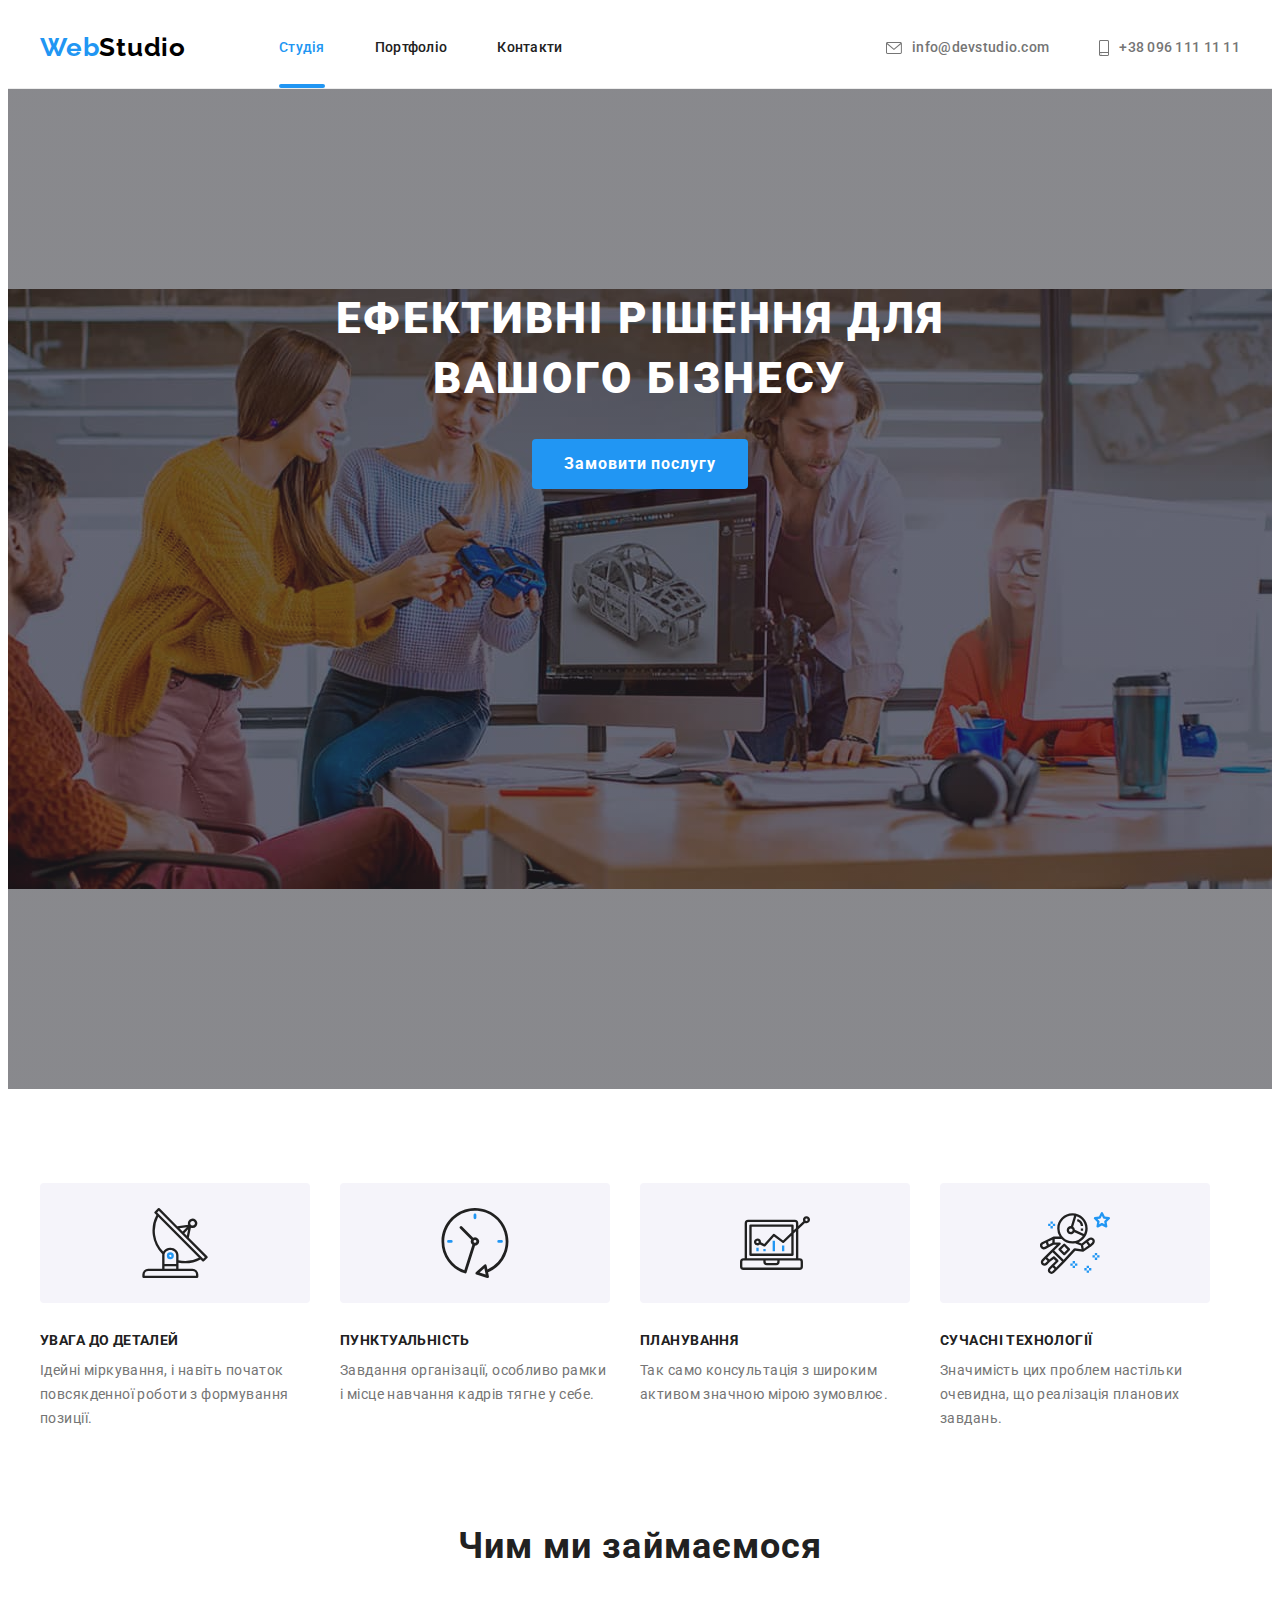
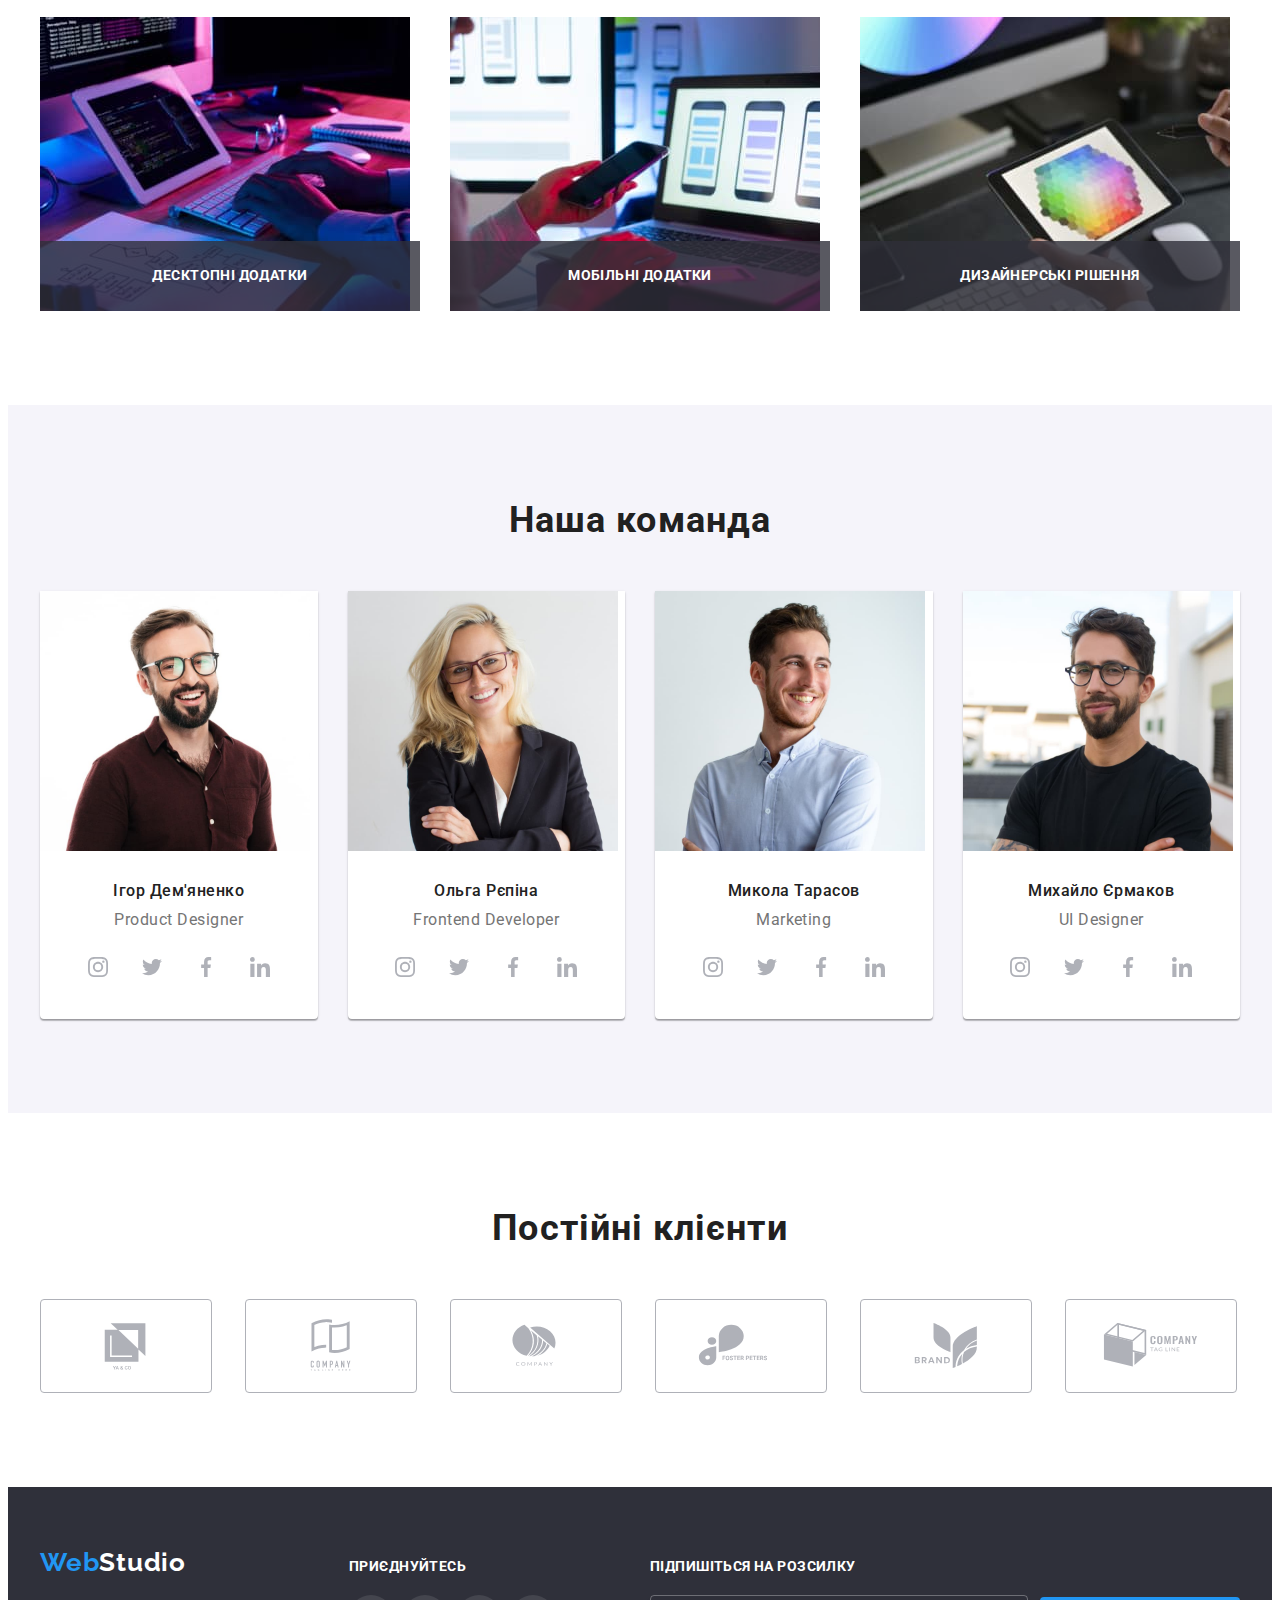
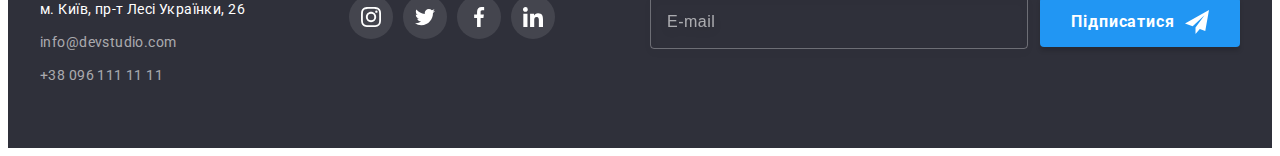
<file: index.html>
<!DOCTYPE html>
<html lang="uk">
  <head>
    <meta charset="UTF-8" />
    <meta http-equiv="X-UA-Compatible" content="IE=edge" />
    <meta name="viewport" content="width=device-width, initial-scale=1.0" />
    <title>Document</title>
    <!-- Fonts -->
    <link rel="preconnect" href="https://fonts.googleapis.com" />
    <link rel="preconnect" href="https://fonts.gstatic.com" crossorigin />
    <link
      href="https://fonts.googleapis.com/css2?family=Raleway:wght@700&family=Roboto:wght@400;500;700;900&display=swap"
      rel="stylesheet"
    />
    <!-- Modern normalize -->
    <link
      rel="stylesheet"
      href="https://cdnjs.cloudflare.com/ajax/libs/modern-normalize/1.1.0/modern-normalize.min.css"
      integrity="sha512-wpPYUAdjBVSE4KJnH1VR1HeZfpl1ub8YT/NKx4PuQ5NmX2tKuGu6U/JRp5y+Y8XG2tV+wKQpNHVUX03MfMFn9Q=="
      crossorigin="anonymous"
      referrerpolicy="no-referrer"
    />
    <!-- Custom styles -->
    <link rel="stylesheet" href="./css/styles.css" />
  </head>
  <body>
    <header class="top-line">
      <div class="container top">
        <nav>
          <div class="top-top">
            <a class="logo link" href="./index.html"
              ><span class="logo-part">Web</span>Studio</a
            >
            <ul class="list top-nav">
              <li class="item">
                <a class="link nav-link current" href="./index.html">Студія</a>
              </li>
              <li class="item">
                <a class="link nav-link" href="./portfolio.html">Портфоліо</a>
              </li>
              <li class="item">
                <a class="link nav-link" href="">Контакти</a>
              </li>
            </ul>
          </div>
        </nav>
        <ul class="list top-contacts">
          <li class="item">
            <a class="link contact-link" href="mailto:info@devstudio.com"
              ><svg class="icon-contacts" width="16" height="12">
                <use href="./images/icons.svg#icon-envelope"></use>
              </svg>
              info@devstudio.com</a
            >
          </li>
          <li class="item">
            <a class="link contact-link" href="tel:+380961111111"
              ><svg class="icon-contacts" width="10" height="16">
                <use href="./images/icons.svg#icon-smartphone"></use>
              </svg>
              +38 096 111 11 11</a
            >
          </li>
        </ul>
      </div>
    </header>
    <main>
      <section class="hero overlay">
        <div class="container">
          <h1 class="hero-title">Ефективні рішення для вашого бізнесу</h1>
          <button data-modal-open class="btn" type="button">
            Замовити послугу
          </button>
        </div>
      </section>
      <section class="section section-advantages">
        <div class="container">
          <h2 class="visually-hidden">Переваги</h2>
          <ul class="list advantages">
            <li class="item-advantages">
              <div class="for-icon-advantages">
                <svg class="icon-advantages" width="70" height="70">
                  <use href="./images/icons.svg#icon-antenna"></use>
                </svg>
              </div>
              <h3 class="advantages-title">УВАГА ДО ДЕТАЛЕЙ</h3>
              <p class="advantages-text">
                Ідейні міркування, і навіть початок повсякденної роботи з
                формування позиції.
              </p>
            </li>
            <li class="item-advantages">
              <div class="for-icon-advantages">
                <svg class="icon-advantages" width="70" height="70">
                  <use href="./images/icons.svg#icon-clock"></use>
                </svg>
              </div>
              <h3 class="advantages-title">ПУНКТУАЛЬНІСТЬ</h3>
              <p class="advantages-text">
                Завдання організації, особливо рамки і місце навчання кадрів
                тягне у себе.
              </p>
            </li>
            <li class="item-advantages">
              <div class="for-icon-advantages">
                <svg class="icon-advantages" width="70" height="70">
                  <use href="./images/icons.svg#icon-diagram"></use>
                </svg>
              </div>
              <h3 class="advantages-title">ПЛАНУВАННЯ</h3>
              <p class="advantages-text">
                Так само консультація з широким активом значною мірою зумовлює.
              </p>
            </li>
            <li class="item-advantages">
              <div class="for-icon-advantages">
                <svg class="icon-advantages" width="70" height="70">
                  <use href="./images/icons.svg#icon-astronaut"></use>
                </svg>
              </div>
              <h3 class="advantages-title">СУЧАСНІ ТЕХНОЛОГІЇ</h3>
              <p class="advantages-text">
                Значимість цих проблем настільки очевидна, що реалізація
                планових завдань.
              </p>
            </li>
          </ul>
        </div>
      </section>
      <section class="section">
        <div class="container">
          <h2 class="section-title">Чим ми займаємося</h2>
          <ul class="list list-doing">
            <li class="item-doing">
              <img
                src="./images/box-1.jpg"
                alt="Працюємо з комп'ютером"
                width="370"
              />
              <div class="doing-name">
                <p class="doing-text">Десктопні додатки</p>
              </div>
            </li>
            <li class="item-doing">
              <img
                src="./images/box-2.jpg"
                alt="Працюємо з телефоном"
                width="370"
              />
              <div class="doing-name">
                <p class="doing-text">Мобільні додатки</p>
              </div>
            </li>
            <li class="item-doing">
              <img
                src="./images/box-3.jpg"
                alt="Працюємо з планшетом"
                width="370"
              />
              <div class="doing-name">
                <p class="doing-text">Дизайнерські рішення</p>
              </div>
            </li>
          </ul>
        </div>
      </section>
      <section class="team section">
        <div class="container">
          <h2 class="section-title">Наша команда</h2>
          <ul class="list team-list">
            <li class="team-item">
              <img src="./images/igor.jpg" alt="Ігор" width="270" />
              <div class="description-member">
                <h3 class="team-member">Ігор Дем'яненко</h3>
                <p lang="en" class="team-member-position">Product Designer</p>
                <ul class="list social-links">
                  <li>
                    <a
                      class="link link-social"
                      href="https://instagram.com"
                      target="_blank"
                      rel="noopener noreferrer"
                      aria-label="Instagram"
                      ><svg class="icon-social-links" width="20" height="20">
                        <use href="./images/icons.svg#icon-instagram"></use>
                      </svg>
                    </a>
                  </li>
                  <li>
                    <a
                      class="link link-social"
                      href="https://twitter.com"
                      target="_blank"
                      rel="noopener noreferrer"
                      aria-label="Twitter"
                      ><svg class="icon-social-links" width="20" height="20">
                        <use href="./images/icons.svg#icon-twitter"></use>
                      </svg>
                    </a>
                  </li>
                  <li>
                    <a
                      class="link link-social"
                      href="https://facebook.com"
                      target="_blank"
                      rel="noopener noreferrer"
                      aria-label="Facebook"
                      ><svg class="icon-social-links" width="20" height="20">
                        <use href="./images/icons.svg#icon-facebook"></use>
                      </svg>
                    </a>
                  </li>
                  <li>
                    <a
                      class="link link-social"
                      href="https://linkedin.com"
                      target="_blank"
                      rel="noopener noreferrer"
                      aria-label="Linkedin"
                      ><svg class="icon-social-links" width="20" height="20">
                        <use href="./images/icons.svg#icon-linkedin"></use>
                      </svg>
                    </a>
                  </li>
                </ul>
              </div>
            </li>
            <li class="team-item">
              <img src="./images/olga.jpg" alt="Ольга" width="270" />
              <div class="description-member">
                <h3 class="team-member">Ольга Рєпіна</h3>
                <p lang="en" class="team-member-position">Frontend Developer</p>
                <ul class="list social-links">
                  <li>
                    <a
                      class="link link-social"
                      href="https://instagram.com"
                      target="_blank"
                      rel="noopener noreferrer"
                      aria-label="Instagram"
                      ><svg class="icon-social-links" width="20" height="20">
                        <use href="./images/icons.svg#icon-instagram"></use>
                      </svg>
                    </a>
                  </li>
                  <li>
                    <a
                      class="link link-social"
                      href="https://twitter.com"
                      target="_blank"
                      rel="noopener noreferrer"
                      aria-label="Twitter"
                      ><svg class="icon-social-links" width="20" height="20">
                        <use href="./images/icons.svg#icon-twitter"></use>
                      </svg>
                    </a>
                  </li>
                  <li>
                    <a
                      class="link link-social"
                      href="https://facebook.com"
                      target="_blank"
                      rel="noopener noreferrer"
                      aria-label="Facebook"
                      ><svg class="icon-social-links" width="20" height="20">
                        <use href="./images/icons.svg#icon-facebook"></use>
                      </svg>
                    </a>
                  </li>
                  <li>
                    <a
                      class="link link-social"
                      href="https://linkedin.com"
                      target="_blank"
                      rel="noopener noreferrer"
                      aria-label="Linkedin"
                      ><svg class="icon-social-links" width="20" height="20">
                        <use href="./images/icons.svg#icon-linkedin"></use>
                      </svg>
                    </a>
                  </li>
                </ul>
              </div>
            </li>
            <li class="team-item">
              <img src="./images/mykola.jpg" alt="Микола" width="270" />
              <div class="description-member">
                <h3 class="team-member">Микола Тарасов</h3>
                <p lang="en" class="team-member-position">Marketing</p>
                <ul class="list social-links">
                  <li>
                    <a
                      class="link link-social"
                      href="https://instagram.com"
                      target="_blank"
                      rel="noopener noreferrer"
                      aria-label="Instagram"
                      ><svg class="icon-social-links" width="20" height="20">
                        <use href="./images/icons.svg#icon-instagram"></use>
                      </svg>
                    </a>
                  </li>
                  <li>
                    <a
                      class="link link-social"
                      href="https://twitter.com"
                      target="_blank"
                      rel="noopener noreferrer"
                      aria-label="Twitter"
                      ><svg class="icon-social-links" width="20" height="20">
                        <use href="./images/icons.svg#icon-twitter"></use>
                      </svg>
                    </a>
                  </li>
                  <li>
                    <a
                      class="link link-social"
                      href="https://facebook.com"
                      target="_blank"
                      rel="noopener noreferrer"
                      aria-label="Facebook"
                      ><svg class="icon-social-links" width="20" height="20">
                        <use href="./images/icons.svg#icon-facebook"></use>
                      </svg>
                    </a>
                  </li>
                  <li>
                    <a
                      class="link link-social"
                      href="https://linkedin.com"
                      target="_blank"
                      rel="noopener noreferrer"
                      aria-label="Linkedin"
                      ><svg class="icon-social-links" width="20" height="20">
                        <use href="./images/icons.svg#icon-linkedin"></use>
                      </svg>
                    </a>
                  </li>
                </ul>
              </div>
            </li>
            <li class="team-item">
              <img src="./images/mikhailo.jpg" alt="Михайло" width="270" />
              <div class="description-member">
                <h3 class="team-member">Михайло Єрмаков</h3>
                <p lang="en" class="team-member-position">UI Designer</p>
                <ul class="list social-links">
                  <li>
                    <a
                      class="link link-social"
                      href="https://instagram.com"
                      target="_blank"
                      rel="noopener noreferrer"
                      aria-label="Instagram"
                      ><svg class="icon-social-links" width="20" height="20">
                        <use href="./images/icons.svg#icon-instagram"></use>
                      </svg>
                    </a>
                  </li>
                  <li>
                    <a
                      class="link link-social"
                      href="https://twitter.com"
                      target="_blank"
                      rel="noopener noreferrer"
                      aria-label="Twitter"
                      ><svg class="icon-social-links" width="20" height="20">
                        <use href="./images/icons.svg#icon-twitter"></use>
                      </svg>
                    </a>
                  </li>
                  <li>
                    <a
                      class="link link-social"
                      href="https://facebook.com"
                      target="_blank"
                      rel="noopener noreferrer"
                      aria-label="Facebook"
                      ><svg class="icon-social-links" width="20" height="20">
                        <use href="./images/icons.svg#icon-facebook"></use>
                      </svg>
                    </a>
                  </li>
                  <li>
                    <a
                      class="link link-social"
                      href="https://linkedin.com"
                      target="_blank"
                      rel="noopener noreferrer"
                      aria-label="Linkedin"
                      ><svg class="icon-social-links" width="20" height="20">
                        <use href="./images/icons.svg#icon-linkedin"></use>
                      </svg>
                    </a>
                  </li>
                </ul>
              </div>
            </li>
          </ul>
        </div>
      </section>
      <section class="section">
        <div class="container">
          <h2 class="section-title">Постійні клієнти</h2>
          <ul class="list clients-list">
            <li class="item-clients">
              <a class="link link-clients" href=""
                ><svg class="icon-clients" width="106" height="60">
                  <use href="./images/icons.svg#icon-Logo-1"></use>
                </svg>
              </a>
            </li>
            <li class="item-clients">
              <a class="link link-clients" href=""
                ><svg class="icon-clients" width="106" height="60">
                  <use href="./images/icons.svg#icon-Logo-2"></use>
                </svg>
              </a>
            </li>
            <li class="item-clients">
              <a class="link link-clients" href=""
                ><svg class="icon-clients" width="106" height="60">
                  <use href="./images/icons.svg#icon-Logo-3"></use>
                </svg>
              </a>
            </li>
            <li class="item-clients">
              <a class="link link-clients" href=""
                ><svg class="icon-clients" width="106" height="60">
                  <use href="./images/icons.svg#icon-Logo-4"></use>
                </svg>
              </a>
            </li>
            <li class="item-clients">
              <a class="link link-clients" href=""
                ><svg class="icon-clients" width="106" height="60">
                  <use href="./images/icons.svg#icon-Logo-5"></use>
                </svg>
              </a>
            </li>
            <li class="item-clients">
              <a class="link link-clients" href=""
                ><svg class="icon-clients" width="106" height="60">
                  <use href="./images/icons.svg#icon-Logo-6"></use>
                </svg>
              </a>
            </li>
          </ul>
        </div>
      </section>
    </main>
    <footer class="footer">
      <div class="container bottom">
        <div class="left-footer">
          <a class="link logo logo-footer" href="/"
            ><span class="logo-part">Web</span>Studio</a
          >
          <address>
            <ul class="list">
              <li class="item-adress">
                <a
                  class="link footer-contacts"
                  href="https://goo.gl/maps/4wiYZeUtQwrUHLYUA"
                  target="_blank"
                  rel="noopener noreferrer nofollow"
                  >м. Київ, пр-т Лесі Українки, 26</a
                >
              </li>
              <li class="item-adress">
                <a
                  class="link footer-contacts mail-tel"
                  href="mailto:info@devstudio.com"
                  >info@devstudio.com</a
                >
              </li>
              <li>
                <a
                  class="link footer-contacts mail-tel"
                  href="tel:+380961111111"
                  >+38 096 111 11 11</a
                >
              </li>
            </ul>
          </address>
        </div>
        <div class="center-footer">
          <h3 class="follow">Приєднуйтесь</h3>
          <ul class="list social-links-footer">
            <li class="item-s-l-footer">
              <a
                class="link link-social-footer"
                href="https://instagram.com"
                target="_blank"
                rel="noopener noreferrer"
                aria-label="Instagram"
                ><svg class="icon-social-links-footer" width="20" height="20">
                  <use href="./images/icons.svg#icon-instagram"></use>
                </svg>
              </a>
            </li>
            <li class="item-s-l-footer">
              <a
                class="link link-social-footer"
                href="https://twitter.com"
                target="_blank"
                rel="noopener noreferrer"
                aria-label="Twitter"
                ><svg class="icon-social-links-footer" width="20" height="20">
                  <use href="./images/icons.svg#icon-twitter"></use>
                </svg>
              </a>
            </li>
            <li class="item-s-l-footer">
              <a
                class="link link-social-footer"
                href="https://facebook.com"
                target="_blank"
                rel="noopener noreferrer"
                aria-label="Facebook"
                ><svg class="icon-social-links-footer" width="20" height="20">
                  <use href="./images/icons.svg#icon-facebook"></use>
                </svg>
              </a>
            </li>
            <li class="item-s-l-footer">
              <a
                class="link link-social-footer"
                href="https://linkedin.com"
                target="_blank"
                rel="noopener noreferrer"
                aria-label="Linkedin"
                ><svg class="icon-social-links-footer" width="20" height="20">
                  <use href="./images/icons.svg#icon-linkedin"></use>
                </svg>
              </a>
            </li>
          </ul>
        </div>
        <div class="right-footer">
          <p class="follow">Підпишіться на розсилку</p>
          <form class="form-footer">
            <label
              ><input
                class="input-footer"
                type="email"
                name="email"
                placeholder="E-mail"
            /></label>
            <button type="submit" class="btn-send">
              <span class="text-send">Підписатися</span
              ><svg class="icon-send" width="24" height="24">
                <use href="./images/icons.svg#icon-send"></use>
              </svg>
            </button>
          </form>
        </div>
      </div>
    </footer>
    <div class="backdrop is-hidden" data-modal>
      <div class="modal">
        <p class="title-modal">Залиште свої дані, ми вам передзвонимо</p>
        <form class="form">
          <div class="form-field">
            <label for="name" class="form-label">Ім'я</label>
            <div class="position-icon">
              <input class="form-input" type="text" name="name" id="name" />
              <svg class="icon-input" width="18" height="18">
                <use href="./images/icons.svg#icon-person"></use>
              </svg>
            </div>
          </div>
          <div class="form-field">
            <label for="tel" class="form-label">Телефон</label>
            <div class="position-icon">
              <input class="form-input" type="tel" name="tel" id="tel" />
              <svg class="icon-input" width="18" height="18">
                <use href="./images/icons.svg#icon-phone"></use>
              </svg>
            </div>
          </div>
          <div class="form-field">
            <label for="mail" class="form-label">Пошта</label>
            <div class="position-icon">
              <input class="form-input" type="email" name="mail" id="mail" />
              <svg class="icon-input" width="18" height="18">
                <use href="./images/icons.svg#icon-email"></use>
              </svg>
            </div>
          </div>
          <div class="form-field">
            <label for="comment" class="form-label">Коментар</label>
            <textarea
              class="placeholder"
              name="comment"
              rows="10"
              placeholder="Введіть текст"
              id="comment"
            ></textarea>
          </div>
          <div class="form-field-agree">
            <input
              class="check-agree"
              type="checkbox"
              name="agree"
              id="agree"
            />
            <label class="agree" for="agree"
              >Погоджуюся з розсилкою та приймаю
              <a class="link-agree" href="">Умови договору</a></label
            >
          </div>
          <button type="submit" class="btn-send btn-modal">Відправити</button>
        </form>
        <button data-modal-close class="close-modal">
          <svg class="icon-close-modal" width="18" height="18">
            <use href="./images/icons.svg#icon-close"></use>
          </svg>
        </button>
      </div>
    </div>
    <script src="./js/modal.js"></script>
  </body>
</html>
</file>
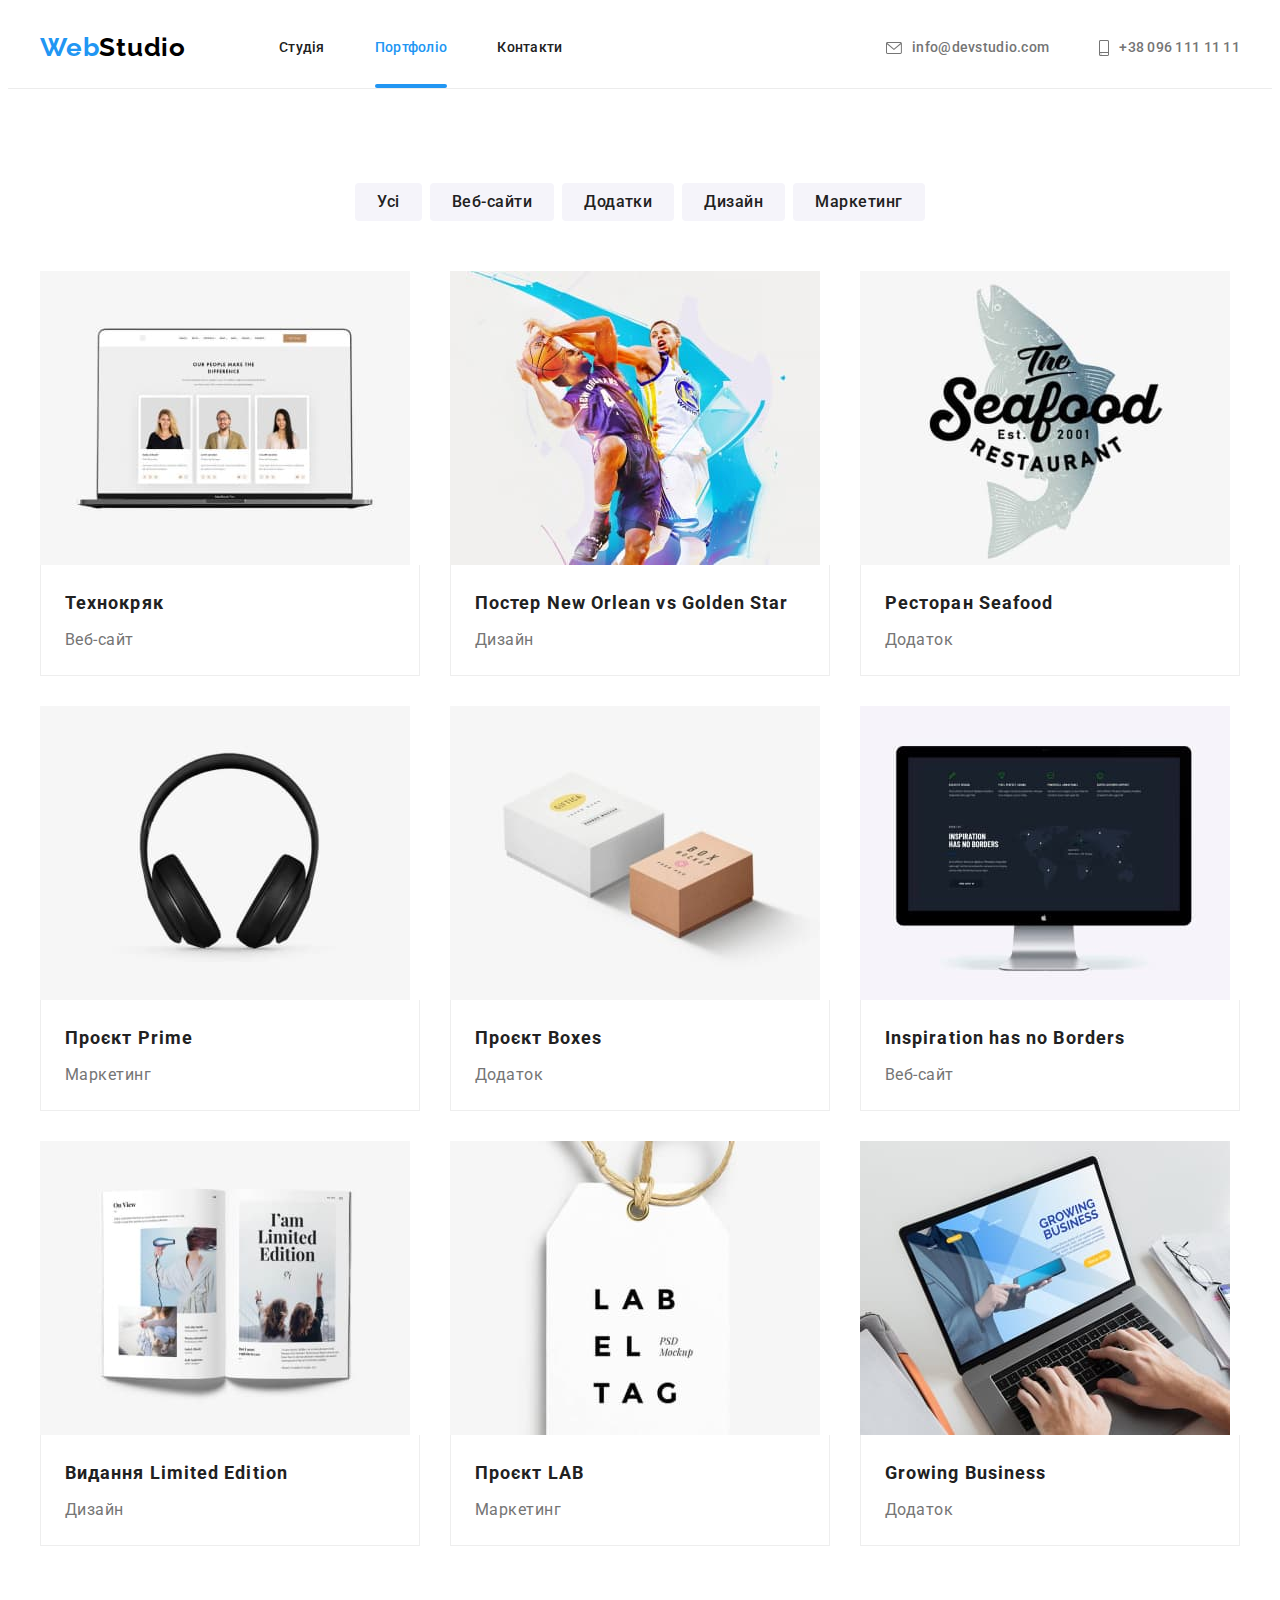
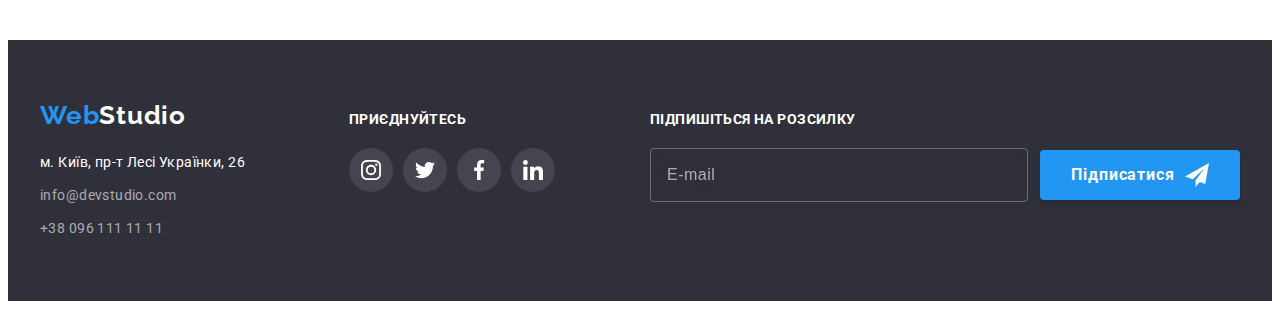
<file: portfolio.html>
<!DOCTYPE html>
<html lang="uk">
  <head>
    <meta charset="UTF-8" />
    <meta http-equiv="X-UA-Compatible" content="IE=edge" />
    <meta name="viewport" content="width=device-width, initial-scale=1.0" />
    <title>Document</title>
    <!-- Fonts -->
    <link rel="preconnect" href="https://fonts.googleapis.com" />
    <link rel="preconnect" href="https://fonts.gstatic.com" crossorigin />
    <link
      href="https://fonts.googleapis.com/css2?family=Raleway:wght@700&family=Roboto:wght@400;500;700;900&display=swap"
      rel="stylesheet"
    />
    <!-- Modern normalize -->
    <link
      rel="stylesheet"
      href="https://cdnjs.cloudflare.com/ajax/libs/modern-normalize/1.1.0/modern-normalize.min.css"
      integrity="sha512-wpPYUAdjBVSE4KJnH1VR1HeZfpl1ub8YT/NKx4PuQ5NmX2tKuGu6U/JRp5y+Y8XG2tV+wKQpNHVUX03MfMFn9Q=="
      crossorigin="anonymous"
      referrerpolicy="no-referrer"
    />
    <!-- Custom styles -->
    <link rel="stylesheet" href="./css/styles.css" />
  </head>
  <body>
    <header class="top-line">
      <div class="container top">
        <nav>
          <div class="top-top">
            <a class="logo link" href="./index.html"
              ><span class="logo-part">Web</span>Studio</a
            >
            <ul class="list top-nav">
              <li class="item">
                <a class="link nav-link" href="./index.html">Студія</a>
              </li>
              <li class="item">
                <a class="link nav-link current" href="./portfolio.html"
                  >Портфоліо</a
                >
              </li>
              <li class="item">
                <a class="link nav-link" href="">Контакти</a>
              </li>
            </ul>
          </div>
        </nav>
        <ul class="list top-contacts">
          <li class="item">
            <a class="link contact-link" href="mailto:info@devstudio.com"
              ><svg class="icon-contacts" width="16" height="12">
                <use href="./images/icons.svg#icon-envelope"></use>
              </svg>
              info@devstudio.com</a
            >
          </li>
          <li class="item">
            <a class="link contact-link" href="tel:+380961111111"
              ><svg class="icon-contacts" width="10" height="16">
                <use href="./images/icons.svg#icon-smartphone"></use>
              </svg>
              +38 096 111 11 11</a
            >
          </li>
        </ul>
      </div>
    </header>
    <main>
      <section class="section">
        <div class="container">
          <h1 class="visually-hidden">Портфоліо</h1>
          <ul class="list portfolio-nav">
            <li class="item-portfolio-nav">
              <button type="button" class="portfolio-btn">Усі</button>
            </li>
            <li class="item-portfolio-nav">
              <button type="button" class="portfolio-btn">Веб-сайти</button>
            </li>
            <li class="item-portfolio-nav">
              <button type="button" class="portfolio-btn">Додатки</button>
            </li>
            <li class="item-portfolio-nav">
              <button type="button" class="portfolio-btn">Дизайн</button>
            </li>
            <li class="item-portfolio-nav">
              <button type="button" class="portfolio-btn">Маркетинг</button>
            </li>
          </ul>
          <ul class="list samples">
            <li class="item-samples">
              <div class="samples-thumb">
                <img
                  src="./images/portfolio-1.jpg"
                  alt="Технокряк"
                  width="370"
                />
                <div class="samples-overlay">
                  <p class="samples-text">
                    Ресурс пропонує комплексні пропозиції з різним рівнем
                    функціоналу та сервісів. Все це дозволить відвідувачу
                    отримати вичерпні відомості про компанію чи приватну особу.
                  </p>
                </div>
              </div>
              <div class="description-samples">
                <h2 class="portfolio-title">Технокряк</h2>
                <p class="portfolio-text">Веб-сайт</p>
              </div>
            </li>
            <li class="item-samples">
              <div class="samples-thumb">
                <img
                  src="./images/portfolio-2.jpg"
                  alt="Постер New Orlean vs Golden Star"
                  width="370"
                />
                <div class="samples-overlay">
                  <p class="samples-text">
                    Ресурс пропонує комплексні пропозиції з різним рівнем
                    функціоналу та сервісів. Все це дозволить відвідувачу
                    отримати вичерпні відомості про компанію чи приватну особу.
                  </p>
                </div>
              </div>
              <div class="description-samples">
                <h2 class="portfolio-title">
                  Постер New Orlean vs Golden Star
                </h2>
                <p class="portfolio-text">Дизайн</p>
              </div>
            </li>
            <li class="item-samples">
              <div class="samples-thumb">
                <img
                  src="./images/portfolio-3.jpg"
                  alt="Ресторан Seafood"
                  width="370"
                />
                <div class="samples-overlay">
                  <p class="samples-text">
                    Ресурс пропонує комплексні пропозиції з різним рівнем
                    функціоналу та сервісів. Все це дозволить відвідувачу
                    отримати вичерпні відомості про компанію чи приватну особу.
                  </p>
                </div>
              </div>
              <div class="description-samples">
                <h2 class="portfolio-title">Ресторан Seafood</h2>
                <p class="portfolio-text">Додаток</p>
              </div>
            </li>
            <li class="item-samples">
              <div class="samples-thumb">
                <img
                  src="./images/portfolio-4.jpg"
                  alt="Проєкт Prime"
                  width="370"
                />
                <div class="samples-overlay">
                  <p class="samples-text">
                    Ресурс пропонує комплексні пропозиції з різним рівнем
                    функціоналу та сервісів. Все це дозволить відвідувачу
                    отримати вичерпні відомості про компанію чи приватну особу.
                  </p>
                </div>
              </div>
              <div class="description-samples">
                <h2 class="portfolio-title">Проєкт Prime</h2>
                <p class="portfolio-text">Маркетинг</p>
              </div>
            </li>
            <li class="item-samples">
              <div class="samples-thumb">
                <img
                  src="./images/portfolio-5.jpg"
                  alt="Проєкт Boxes"
                  width="370"
                />
                <div class="samples-overlay">
                  <p class="samples-text">
                    Ресурс пропонує комплексні пропозиції з різним рівнем
                    функціоналу та сервісів. Все це дозволить відвідувачу
                    отримати вичерпні відомості про компанію чи приватну особу.
                  </p>
                </div>
              </div>
              <div class="description-samples">
                <h2 class="portfolio-title">Проєкт Boxes</h2>
                <p class="portfolio-text">Додаток</p>
              </div>
            </li>
            <li class="item-samples">
              <div class="samples-thumb">
                <img
                  src="./images/portfolio-6.jpg"
                  alt="Inspiration has no Borders"
                  width="370"
                />
                <div class="samples-overlay">
                  <p class="samples-text">
                    Ресурс пропонує комплексні пропозиції з різним рівнем
                    функціоналу та сервісів. Все це дозволить відвідувачу
                    отримати вичерпні відомості про компанію чи приватну особу.
                  </p>
                </div>
              </div>
              <div class="description-samples">
                <h2 class="portfolio-title">Inspiration has no Borders</h2>
                <p class="portfolio-text">Веб-сайт</p>
              </div>
            </li>
            <li class="item-samples">
              <div class="samples-thumb">
                <img
                  src="./images/portfolio-7.jpg"
                  alt="Видання Limited Edition"
                  width="370"
                />
                <div class="samples-overlay">
                  <p class="samples-text">
                    Ресурс пропонує комплексні пропозиції з різним рівнем
                    функціоналу та сервісів. Все це дозволить відвідувачу
                    отримати вичерпні відомості про компанію чи приватну особу.
                  </p>
                </div>
              </div>
              <div class="description-samples">
                <h2 class="portfolio-title">Видання Limited Edition</h2>
                <p class="portfolio-text">Дизайн</p>
              </div>
            </li>
            <li class="item-samples">
              <div class="samples-thumb">
                <img
                  src="./images/portfolio-8.jpg"
                  alt="Проєкт LAB"
                  width="370"
                />
                <div class="samples-overlay">
                  <p class="samples-text">
                    Ресурс пропонує комплексні пропозиції з різним рівнем
                    функціоналу та сервісів. Все це дозволить відвідувачу
                    отримати вичерпні відомості про компанію чи приватну особу.
                  </p>
                </div>
              </div>
              <div class="description-samples">
                <h2 class="portfolio-title">Проєкт LAB</h2>
                <p class="portfolio-text">Маркетинг</p>
              </div>
            </li>
            <li class="item-samples">
              <div class="samples-thumb">
                <img
                  src="./images/portfolio-9.jpg"
                  alt="Growing Business"
                  width="370"
                />
                <div class="samples-overlay">
                  <p class="samples-text">
                    Ресурс пропонує комплексні пропозиції з різним рівнем
                    функціоналу та сервісів. Все це дозволить відвідувачу
                    отримати вичерпні відомості про компанію чи приватну особу.
                  </p>
                </div>
              </div>
              <div class="description-samples">
                <h2 class="portfolio-title">Growing Business</h2>
                <p class="portfolio-text">Додаток</p>
              </div>
            </li>
          </ul>
        </div>
      </section>
    </main>
    <footer class="footer">
      <div class="container bottom">
        <div class="left-footer">
          <a class="link logo logo-footer" href="/"
            ><span class="logo-part">Web</span>Studio</a
          >
          <address>
            <ul class="list">
              <li class="item-adress">
                <a
                  class="link footer-contacts"
                  href="https://goo.gl/maps/4wiYZeUtQwrUHLYUA"
                  target="_blank"
                  rel="noopener noreferrer nofollow"
                  >м. Київ, пр-т Лесі Українки, 26</a
                >
              </li>
              <li class="item-adress">
                <a
                  class="link footer-contacts mail-tel"
                  href="mailto:info@devstudio.com"
                  >info@devstudio.com</a
                >
              </li>
              <li>
                <a
                  class="link footer-contacts mail-tel"
                  href="tel:+380961111111"
                  >+38 096 111 11 11</a
                >
              </li>
            </ul>
          </address>
        </div>
        <div class="center-footer">
          <h3 class="follow">Приєднуйтесь</h3>
          <ul class="list social-links-footer">
            <li class="item-s-l-footer">
              <a
                class="link link-social-footer"
                href="https://instagram.com"
                target="_blank"
                rel="noopener noreferrer"
                aria-label="Instagram"
                ><svg class="icon-social-links-footer" width="20" height="20">
                  <use href="./images/icons.svg#icon-instagram"></use>
                </svg>
              </a>
            </li>
            <li class="item-s-l-footer">
              <a
                class="link link-social-footer"
                href="https://twitter.com"
                target="_blank"
                rel="noopener noreferrer"
                aria-label="Twitter"
                ><svg class="icon-social-links-footer" width="20" height="20">
                  <use href="./images/icons.svg#icon-twitter"></use>
                </svg>
              </a>
            </li>
            <li class="item-s-l-footer">
              <a
                class="link link-social-footer"
                href="https://facebook.com"
                target="_blank"
                rel="noopener noreferrer"
                aria-label="Facebook"
                ><svg class="icon-social-links-footer" width="20" height="20">
                  <use href="./images/icons.svg#icon-facebook"></use>
                </svg>
              </a>
            </li>
            <li class="item-s-l-footer">
              <a
                class="link link-social-footer"
                href="https://linkedin.com"
                target="_blank"
                rel="noopener noreferrer"
                aria-label="Linkedin"
                ><svg class="icon-social-links-footer" width="20" height="20">
                  <use href="./images/icons.svg#icon-linkedin"></use>
                </svg>
              </a>
            </li>
          </ul>
        </div>
        <div class="right-footer">
          <p class="follow">Підпишіться на розсилку</p>
          <form class="form-footer">
            <label
              ><input
                class="input-footer"
                type="email"
                name="email"
                placeholder="E-mail"
            /></label>
            <button type="submit" class="btn-send">
              <span class="text-send">Підписатися</span
              ><svg class="icon-send" width="24" height="24">
                <use href="./images/icons.svg#icon-send"></use>
              </svg>
            </button>
          </form>
        </div>
      </div>
    </footer>
  </body>
</html>
</file>
<file: css/styles.css>
:root {
  --primary-text-color: #757575;
  --title-text-color: #212121;
  --accent-color: #2196f3;
  --primary-white-color: #ffffff;
  --primary-background-color: #2f303a;
  --secondary-background-color: #f5f4fa;
}
body {
  font-family: Roboto, sans-serif;
  color: var(--primary-text-color);
  background-color: var(--primary-white-color);
}
/* Reset */
h1,
h2,
h3,
h4,
h5,
h6,
p {
  margin: 0;
}
.link {
  text-decoration: none;
}
.list {
  list-style-type: none;
  margin: 0;
  padding: 0;
}
img {
  display: block;
  max-width: 100%;
  height: auto;
}
/* reset */
.container {
  width: 1200px;
  padding-left: 15px;
  padding-right: 15px;
  margin: 0 auto;
}
.top-line {
  border-bottom-width: 1px;
  border-bottom-style: solid;
  border-bottom-color: #ececec;
}
.top {
  display: flex;
}
.top-top {
  display: flex;
  align-items: center;
}
.top-nav {
  display: flex;
  align-items: center;
}
.top-contacts {
  display: flex;
  margin-left: auto;
}
.icon-contacts {
  margin-right: 10px;
  fill: currentColor;
}
.list > .item:not(:last-child) {
  margin-right: 50px;
}
.logo {
  margin-right: 93px;
  padding-top: 24px;
  padding-bottom: 25px;
  font-family: "Raleway", sans-serif;
  color: #000000;
  font-weight: 700;
  font-size: 26px;
  line-height: 1.19;
  letter-spacing: 0.03em;
}
.logo-part {
  color: var(--accent-color);
}

.nav-link,
.contact-link {
  display: inline-flex;
  align-items: center;
  padding-top: 32px;
  padding-bottom: 32px;
  font-weight: 500;
  font-size: 14px;
  line-height: 1.14;
  letter-spacing: 0.02em;
  color: var(--title-text-color);
  transition: color 250ms cubic-bezier(0.4, 0, 0.2, 1);
}

.nav-link:hover,
.nav-link:focus,
.contact-link:hover,
.contact-link:focus,
.footer-contacts:hover,
.footer-contacts:focus {
  color: var(--accent-color);
}
.nav-link.current {
  color: var(--accent-color);
}
.nav-link {
  position: relative;
}
.nav-link::after {
  content: "";
  display: block;
  position: absolute;
  left: 0;
  bottom: 0;
  width: 100%;
  height: 4px;
  background-color: var(--accent-color);
  border-radius: 2px;
  opacity: 0;
  transition: opacity 250ms cubic-bezier(0.4, 0, 0.2, 1);
}
.nav-link:hover::after {
  opacity: 1;
}
.nav-link.current::after {
  opacity: 1;
}
.contact-link {
  color: var(--primary-text-color);
}
.hero {
  padding: 200px 0;
  background-color: #c4c4c4;
  text-align: center;
}
.overlay {
  height: 600px;
  max-width: 1600px;
  margin-left: auto;
  margin-right: auto;
  background-image: linear-gradient(
      rgba(47, 48, 58, 0.4),
      rgba(47, 48, 58, 0.4)
    ),
    url(../images/Hero.jpg);
  background-repeat: no-repeat;
  background-position: center;
}
.hero-title {
  margin-bottom: 30px;
  margin-left: auto;
  margin-right: auto;
  width: 696px;
  color: var(--primary-white-color);
  font-weight: 900;
  font-size: 44px;
  line-height: 1.36;
  letter-spacing: 0.06em;
  text-transform: uppercase;
}
.btn {
  min-width: 216px;
  min-height: 50px;
  padding: 10px 32px;
  background-color: var(--accent-color);
  font-family: inherit;
  font-weight: 700;
  font-size: 16px;
  line-height: 1.88;
  text-align: center;
  border-width: 0;
  border-radius: 4px;
  letter-spacing: 0.06em;
  color: var(--primary-white-color);
  cursor: pointer;
  transition: filter 250ms cubic-bezier(0.4, 0, 0.2, 1);
}
.btn:hover {
  filter: drop-shadow(0px 4px 4px rgba(0, 0, 0, 0.25));
}
.backdrop {
  position: fixed;
  top: 0;
  left: 0;
  width: 100%;
  height: 100%;
  background-color: rgba(0, 0, 0, 0.2);
  opacity: 1;
  transition: opacity 250ms cubic-bezier(0.4, 0, 0.2, 1),
    visibility 250ms cubic-bezier(0.4, 0, 0.2, 1);
}
.backdrop.is-hidden {
  visibility: hidden;
  opacity: 0;
  pointer-events: none;
}
.backdrop.is-hidden .modal {
  opacity: 0;
  transform: translate(-50%, -50%) scale(0.9);
}
.modal {
  position: absolute;
  top: 50%;
  left: 50%;
  transform: translate(-50%, -50%) scale(1);
  transition: transform 250ms cubic-bezier(0.4, 0, 0.2, 1),
    opacity 250ms cubic-bezier(0.4, 0, 0.2, 1);
  display: flex;
  flex-direction: column;
  /* min-width: 528px;
  min-height: 581px; */
  padding: 40px;
  background-color: #fff;
  box-shadow: 0px 1px 3px rgba(0, 0, 0, 0.12), 0px 1px 1px rgba(0, 0, 0, 0.14),
    0px 2px 1px rgba(0, 0, 0, 0.2);
  border-radius: 4px;
}
.close-modal {
  display: inline-flex;
  justify-content: center;
  align-items: center;
  position: absolute;
  top: 8px;
  right: 8px;
  width: 30px;
  height: 30px;
  padding: 0;
  border-radius: 50%;
  border: 1px solid rgba(0, 0, 0, 0.1);
  cursor: pointer;
  background-color: var(--primary-white-color);
}
.icon-close-modal {
  fill: var(--title-text-color);
  transition: fill 250ms cubic-bezier(0.4, 0, 0.2, 1);
}
.close-modal:hover .icon-close-modal,
.close-modal:focus .icon-close-modal {
  fill: var(--accent-color);
}
.title-modal {
  font-weight: 700;
  font-size: 20px;
  line-height: 1.15;
  text-align: center;
  letter-spacing: 0.03em;
  margin-bottom: 12px;
  color: var(--title-text-color);
}
.form-label {
  font-size: 12px;
  line-height: 1.17;
  letter-spacing: 0.01em;
  color: var(--primary-text-color);
}
textarea {
  resize: none;
}
.form-field textarea::placeholder {
  font-size: 12px;
  line-height: 1.17;
  letter-spacing: 0.01em;
  color: rgba(117, 117, 117, 0.5);
}
.form {
  display: flex;
  flex-direction: column;
  align-items: center;
}
.form-field {
  margin-bottom: 10px;
  display: flex;
  flex-direction: column;
}
.form-field input {
  margin: 0;
  padding: 0;
  padding-left: 42px;
  width: 448px;
  height: 40px;
  border: 1px solid rgba(33, 33, 33, 0.2);
  border-radius: 4px;
  transition: border 250ms cubic-bezier(0.4, 0, 0.2, 1);
  cursor: pointer;
}
.position-icon {
  position: relative;
}
.form-input:focus,
.placeholder:focus {
  outline: none;
  border: 1px solid var(--accent-color);
}
.form-field:hover input,
.form-field:hover textarea {
  border: 1px solid var(--accent-color);
}
.form-input:focus + .icon-input {
  fill: var(--accent-color);
}
.form-field:hover .icon-input {
  fill: var(--accent-color);
}
.icon-input {
  position: absolute;
  top: 50%;
  left: 12px;
  transform: translateY(-50%);
  fill: var(--title-text-color);
  transition: fill 250ms cubic-bezier(0.4, 0, 0.2, 1);
}
.form-field textarea {
  display: block;
  width: 448px;
  height: 120px;
  padding: 12px 16px;
  margin-bottom: 10px;
  border: 1px solid rgba(33, 33, 33, 0.2);
  border-radius: 4px;
  transition: border 250ms cubic-bezier(0.4, 0, 0.2, 1);
  cursor: pointer;
}
.form-field-agree {
  display: flex;
  justify-content: center;
  align-items: center;
  gap: 10px;
  margin-bottom: 30px;
}
.agree {
  cursor: pointer;
}
.check-agree {
  appearance: none;
  width: 16px;
  height: 15px;
  outline: 2px solid transparent;
  outline-offset: -2px;
  border: 2px solid var(--title-text-color);
  border-radius: 2px;
  background-position: center;
  background-repeat: no-repeat;
  background-size: 0;
  background-image: url("data:image/svg+xml,%3Csvg width='13' height='10' viewBox='0 0 13 10' fill='none' xmlns='http://www.w3.org/2000/svg'%3E%3Cpath d='M1.95703 4.75166L1.88825 4.68604L1.81923 4.75141L0.93123 5.59258L0.854858 5.66492L0.930974 5.73753L4.42671 9.07236L4.49574 9.1382L4.56476 9.07236L12.069 1.91352L12.1449 1.84116L12.069 1.76881L11.1873 0.927644L11.1183 0.861826L11.0493 0.927611L4.49577 7.17353L1.95703 4.75166Z' fill='white' stroke='white' stroke-width='0.2'/%3E%3C/svg%3E");
  transition: background-size 250ms cubic-bezier(0.4, 0, 0.2, 1),
    background-color 250ms cubic-bezier(0.4, 0, 0.2, 1),
    outline-color 250ms cubic-bezier(0.4, 0, 0.2, 1);
  cursor: pointer;
}
.check-agree:checked {
  outline-color: var(--accent-color);
  background-color: var(--accent-color);
  background-size: 11px 8px;
}
.agree {
  font-size: 14px;
  line-height: 1.71;
  letter-spacing: 0.03em;
  color: var(--primary-text-color);
}
.link-agree {
  color: var(--accent-color);
  text-decoration-line: underline;
}
.form-field label {
  margin-bottom: 4px;
}
.btn-modal {
  width: 200px;
  align-self: center;
}
.visually-hidden {
  position: absolute;
  white-space: nowrap;
  width: 1px;
  height: 1px;
  overflow: hidden;
  border: 0;
  padding: 0;
  clip: rect(0 0 0 0);
  clip-path: inset(50%);
  margin: -1px;
}
.section {
  padding: 94px 0;
}
.section-advantages {
  padding-bottom: 0;
}
.for-icon-advantages {
  display: flex;
  justify-content: center;
  align-items: center;
  width: 270px;
  height: 120px;
  background-color: var(--secondary-background-color);
  border-radius: 4px;
  margin-bottom: 30px;
}
.advantages {
  display: flex;
}
.item-advantages {
  flex-basis: 270px;
}
.list > .item-advantages:not(:last-child) {
  margin-right: 30px;
}
.advantages-title {
  margin-bottom: 10px;
  font-weight: 700;
  font-size: 14px;
  line-height: 1.14;
  letter-spacing: 0.03em;
  text-transform: uppercase;
  color: var(--title-text-color);
}
.advantages-text {
  font-size: 14px;
  line-height: 1.71;
  letter-spacing: 0.03em;
  color: var(--primary-text-color);
}
.section-title {
  margin-bottom: 50px;
  font-weight: 700;
  font-size: 36px;
  line-height: 1.17;
  text-align: center;
  letter-spacing: 0.03em;
  color: var(--title-text-color);
}
.list-doing {
  display: flex;
  margin-right: -30px;
}
.list-doing > .item-doing {
  flex-basis: calc(100% / 3 - 30px);
  margin-right: 30px;
}
.item-doing {
  position: relative;
}
.doing-name {
  position: absolute;
  bottom: 0;
  width: 100%;
  min-height: 70px;
  display: flex;
  align-items: center;
  justify-content: center;
  background-color: rgba(47, 48, 58, 0.8);
}
.doing-text {
  font-weight: 700;
  font-size: 14px;
  line-height: 1.14;
  text-align: center;
  letter-spacing: 0.03em;
  text-transform: uppercase;

  color: #ffffff;
}
.team {
  background-color: var(--secondary-background-color);
}
.description-member {
  padding-top: 30px;
  padding-bottom: 30px;
}
.team-member {
  margin-bottom: 10px;
  font-weight: 500;
  font-size: 16px;
  line-height: 1.19;
  text-align: center;
  letter-spacing: 0.03em;
  color: var(--title-text-color);
}
.team-member-position {
  font-size: 16px;
  line-height: 1.19;
  text-align: center;
  letter-spacing: 0.03em;
  color: var(--primary-text-color);
  margin-bottom: 16px;
}
.team-list {
  display: flex;
  margin-right: -30px;
}
.social-links {
  display: flex;
  justify-content: center;
  align-items: center;
  gap: 10px;
}
.link-social {
  display: flex;
  justify-content: center;
  align-items: center;
  width: 44px;
  height: 44px;
  border-radius: 50%;
  background-color: var(--primary-white-color);
  color: #afb1b8;
  transition: background-color 250ms cubic-bezier(0.4, 0, 0.2, 1),
    color 250ms cubic-bezier(0.4, 0, 0.2, 1);
}
.icon-social-links {
  fill: currentColor;
}
.link-social:hover,
.link-social:focus {
  background-color: var(--accent-color);
  color: var(--primary-white-color);
}

.team-item {
  flex-basis: calc(100% / 3 - 30px);
  margin-right: 30px;
  box-shadow: 0px 1px 3px rgba(0, 0, 0, 0.12), 0px 1px 1px rgba(0, 0, 0, 0.14),
    0px 2px 1px rgba(0, 0, 0, 0.2);
  border-radius: 0px 0px 4px 4px;
  background-color: var(--primary-white-color);
}
.clients-list {
  display: flex;
  margin-right: -30px;
}
.clients-list > .item-clients {
  flex-basis: calc(100% / 6 - 30px);
  margin-right: 30px;
}
.link-clients {
  display: flex;
  justify-content: center;
  align-items: center;
  width: 170px;
  height: 92px;
  border: 1px solid #afb1b8;
  border-radius: 4px;
  color: #afb1b8;
  transition: border 250ms cubic-bezier(0.4, 0, 0.2, 1),
    color 250ms cubic-bezier(0.4, 0, 0.2, 1);
}
.icon-clients {
  fill: currentColor;
}
.link-clients:hover,
.link-clients:focus {
  border: 1px solid var(--accent-color);
  color: var(--accent-color);
}
.footer {
  background-color: var(--primary-background-color);
  padding-top: 60px;
  padding-bottom: 60px;
}
.bottom {
  display: flex;
  align-items: baseline;
}
.left-footer {
  margin-right: 70px;
}
.logo-footer {
  display: inline-block;
  padding: 0;
  margin-bottom: 20px;
  color: var(--primary-white-color);
}
.footer-contacts {
  font-style: normal;
  font-size: 14px;
  line-height: 1.71;
  letter-spacing: 0.03em;
  color: var(--primary-white-color);
  transition: color 250ms cubic-bezier(0.4, 0, 0.2, 1);
}
.item-adress {
  margin-bottom: 9px;
}
.mail-tel {
  color: rgba(255, 255, 255, 0.6);
}
.center-footer {
  margin-right: auto;
}
.follow {
  font-weight: 700;
  font-size: 14px;
  line-height: 1.14;
  letter-spacing: 0.03em;
  text-transform: uppercase;
  color: var(--primary-white-color);
  margin-bottom: 20px;
}
.social-links-footer {
  display: flex;
}
.item-s-l-footer:not(:last-child) {
  margin-right: 10px;
}
.link-social-footer {
  display: flex;
  justify-content: center;
  align-items: center;
  width: 44px;
  height: 44px;
  border-radius: 50%;
  background-color: rgba(255, 255, 255, 0.1);
  color: var(--primary-white-color);
  transition: background-color 250ms cubic-bezier(0.4, 0, 0.2, 1);
}
.icon-social-links-footer {
  fill: currentColor;
}
.link-social-footer:hover,
.link-social-footer:focus {
  background-color: var(--accent-color);
}
.form-footer {
  display: flex;
  justify-content: center;
  align-items: center;
  gap: 12px;
}
.form-footer input {
  padding-left: 16px;
  color: var(--primary-white-color);
}
.form-footer input::placeholder {
  font-size: 16px;
  line-height: 1.25;
  display: flex;
  align-items: center;
  letter-spacing: 0.03em;
  color: rgba(255, 255, 255, 0.6);
}
.input-footer {
  width: 358px;
  height: 50px;
  border: 1px solid rgba(255, 255, 255, 0.3);
  filter: drop-shadow(0px 4px 4px rgba(0, 0, 0, 0.15));
  border-radius: 4px;
  background-color: transparent;
}
.form-footer input::placeholder {
  margin-left: 10px;
}
.btn-send {
  display: flex;
  justify-content: center;
  align-items: center;
  gap: 10px;
  min-width: 200px;
  min-height: 50px;
  background-color: var(--accent-color);
  font-family: inherit;
  font-weight: 700;
  font-size: 16px;
  line-height: 1.88;
  text-align: center;
  border-width: 0;
  box-shadow: 0px 4px 4px rgba(0, 0, 0, 0.15);
  border-radius: 4px;
  letter-spacing: 0.06em;
  color: var(--primary-white-color);
  cursor: pointer;
}
.text-send {
}
.portfolio-nav {
  display: flex;
  justify-content: center;
  margin-bottom: 50px;
}
.portfolio-nav > .item-portfolio-nav:not(:last-child) {
  margin-right: 8px;
}
.portfolio-btn {
  font-family: inherit;
  padding: 6px 22px;
  background-color: var(--secondary-background-color);
  font-weight: 500;
  font-size: 16px;
  line-height: 1.62;
  text-align: center;
  border-width: 0;
  border-radius: 4px;
  letter-spacing: 0.03em;
  color: var(--title-text-color);
  cursor: pointer;
  transition: background-color 250ms cubic-bezier(0.4, 0, 0.2, 1),
    color 250ms cubic-bezier(0.4, 0, 0.2, 1),
    box-shadow 250ms cubic-bezier(0.4, 0, 0.2, 1);
}
.portfolio-btn:hover,
.portfolio-btn:focus {
  background-color: var(--accent-color);
  color: var(--primary-white-color);
  box-shadow: 0px 3px 1px rgba(0, 0, 0, 0.1), 0px 1px 2px rgba(0, 0, 0, 0.08),
    0px 2px 2px rgba(0, 0, 0, 0.12);
}
.samples {
  display: flex;
  flex-wrap: wrap;
  margin-right: -30px;
  margin-bottom: -30px;
}
.samples-thumb {
  position: relative;
  overflow: hidden;
}
.samples-overlay {
  position: absolute;
  top: 0;
  left: 0;
  transform: translateY(100%);
  width: 100%;
  height: 100%;
  padding: 63px 24px;
  display: flex;
  align-items: center;
  color: var(--primary-white-color);
  background-color: rgba(33, 150, 243, 0.9);
  transition: transform 250ms cubic-bezier(0.4, 0, 0.2, 1);
}
.item-samples:hover .samples-overlay {
  transform: translateY(0);
}
.item-samples:hover,
.item-samples:focus {
  box-shadow: 0px 1px 1px rgba(0, 0, 0, 0.12), 0px 4px 4px rgba(0, 0, 0, 0.06),
    1px 4px 6px rgba(0, 0, 0, 0.16);
}
.samples > .item-samples {
  flex-basis: calc(100% / 3 - 30px);
  margin-right: 30px;
  margin-bottom: 30px;
  transition: box-shadow 250ms cubic-bezier(0.4, 0, 0.2, 1);
}
.description-samples {
  padding: 20px 24px;
  border: 1px solid #eeeeee;
  border-top: none;
}
.portfolio-title {
  margin-bottom: 4px;
  font-weight: 700;
  font-size: 18px;
  line-height: 2;
  letter-spacing: 0.06em;
  color: var(--title-text-color);
}
.portfolio-text {
  font-size: 16px;
  line-height: 1.88;
  letter-spacing: 0.03em;
  color: var(--primary-text-color);
}
.samples-text {
  font-size: 18px;
  line-height: 1.56;
  letter-spacing: 0.03em;
}
</file>
